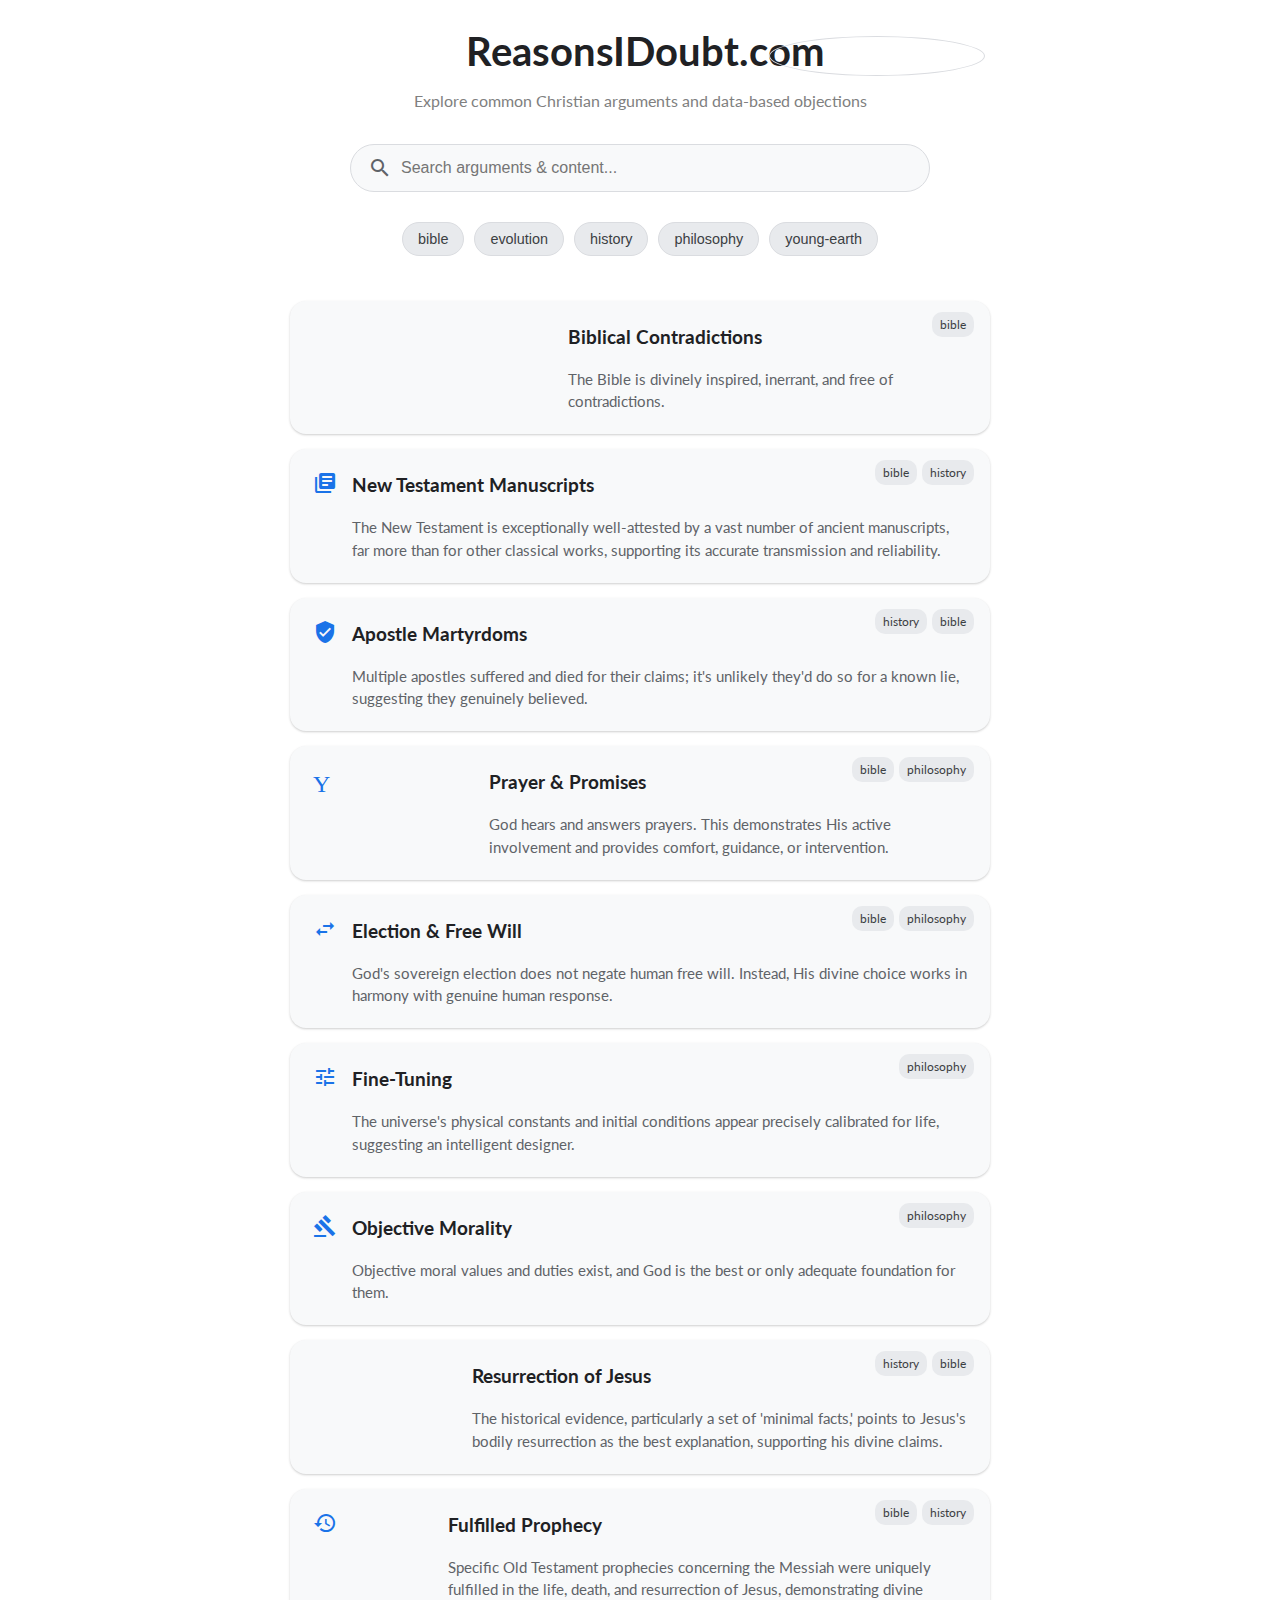
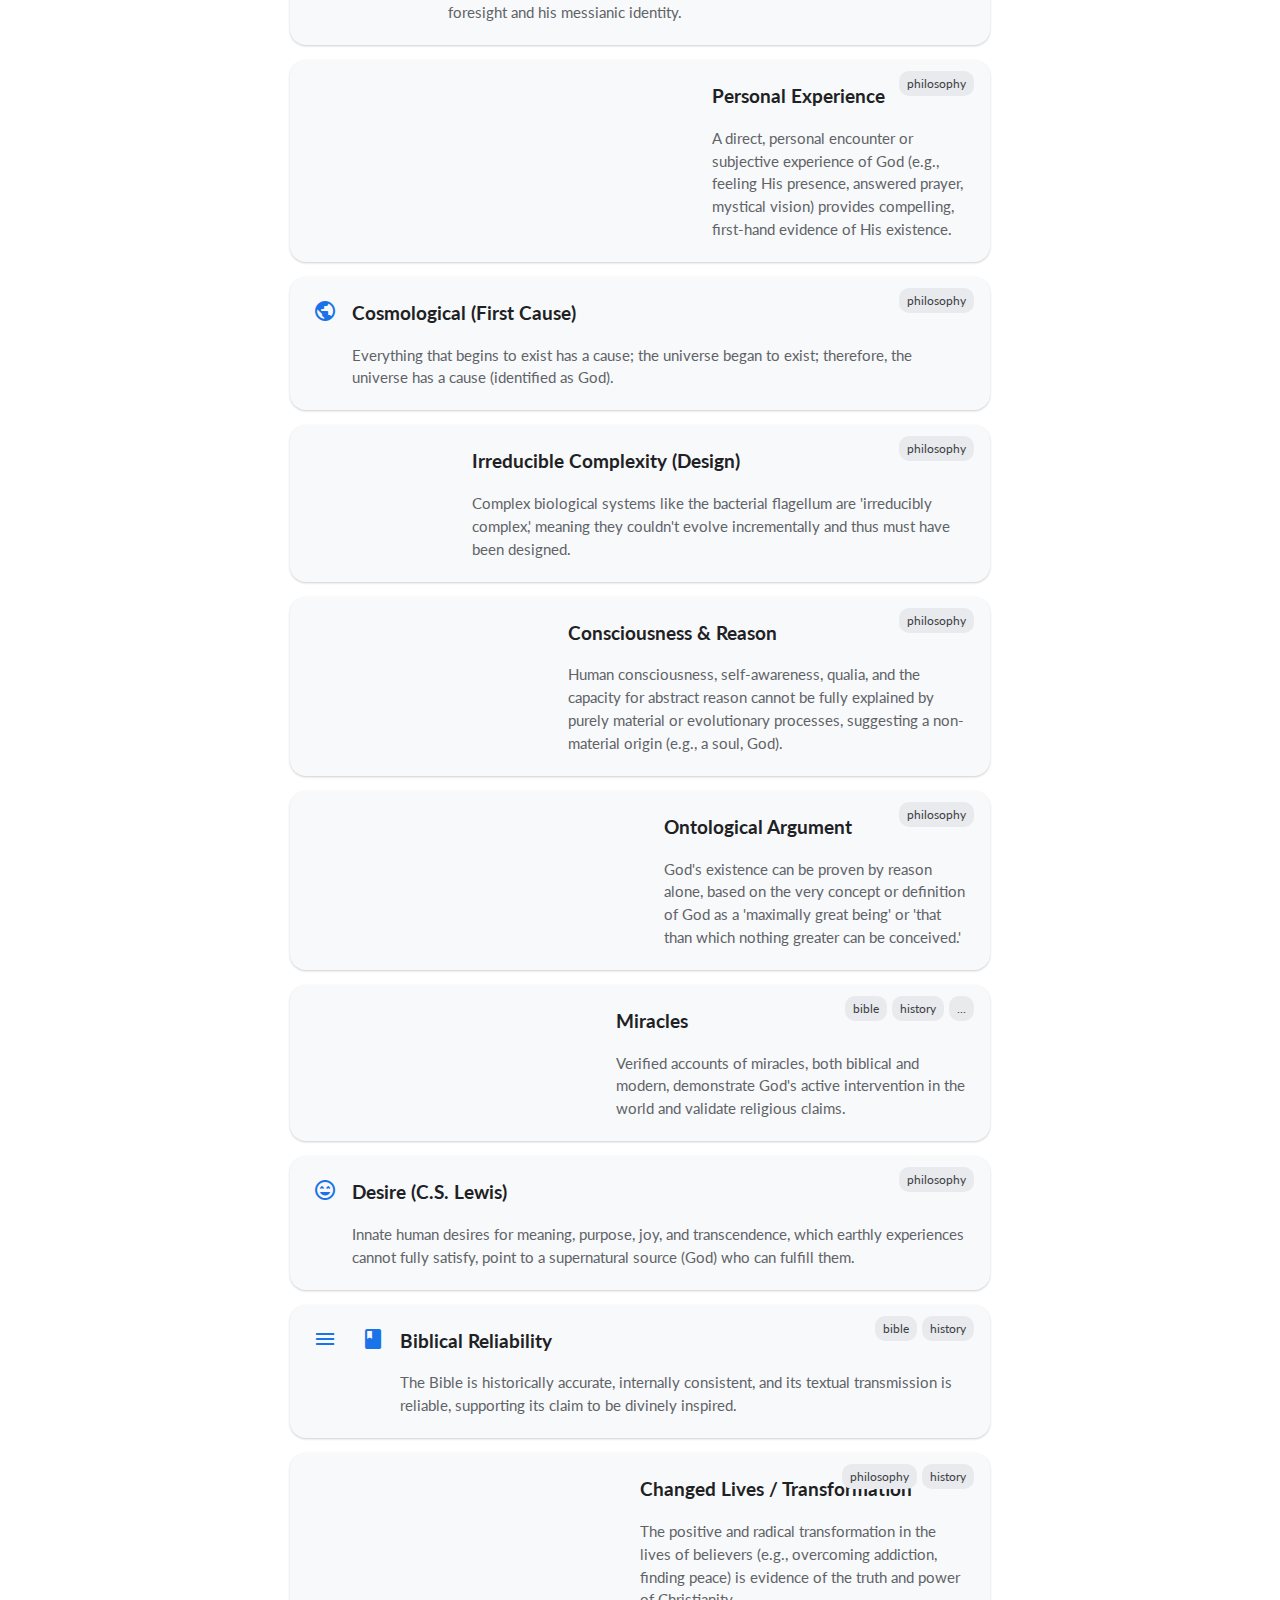
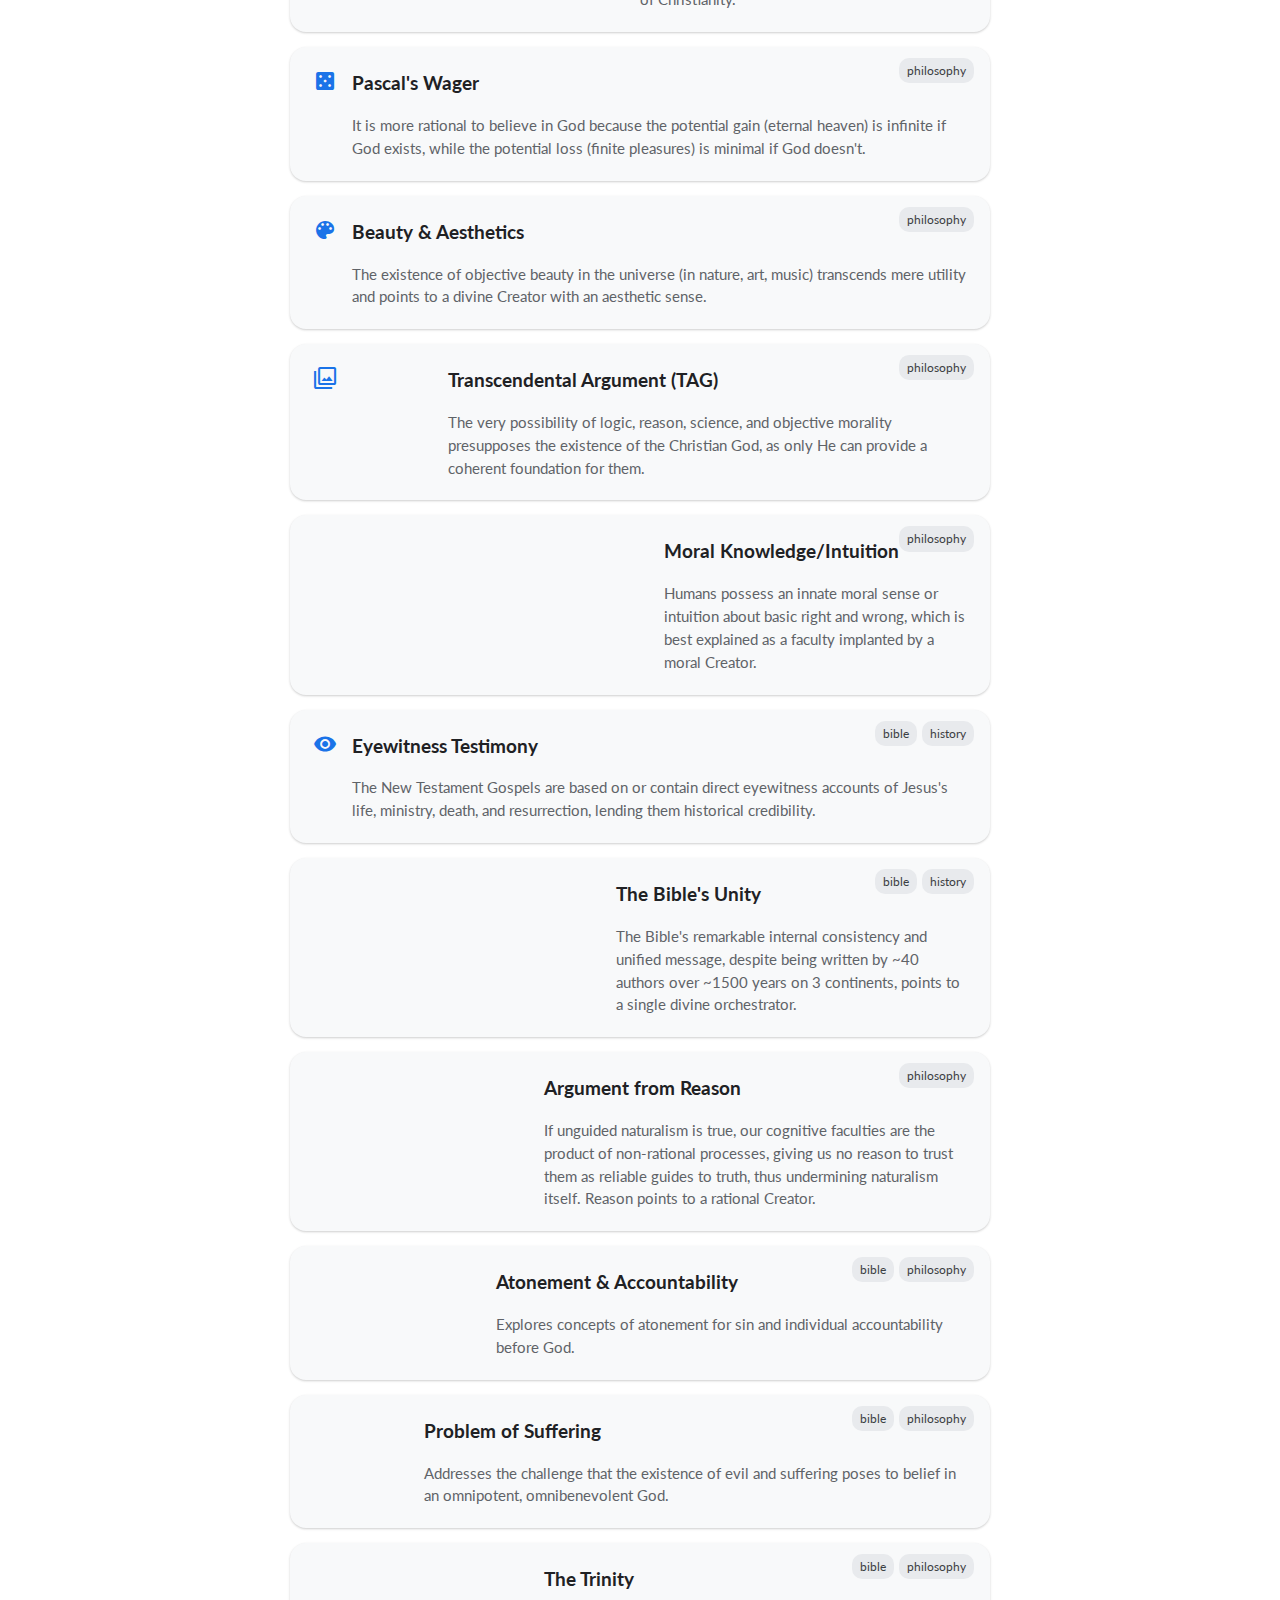
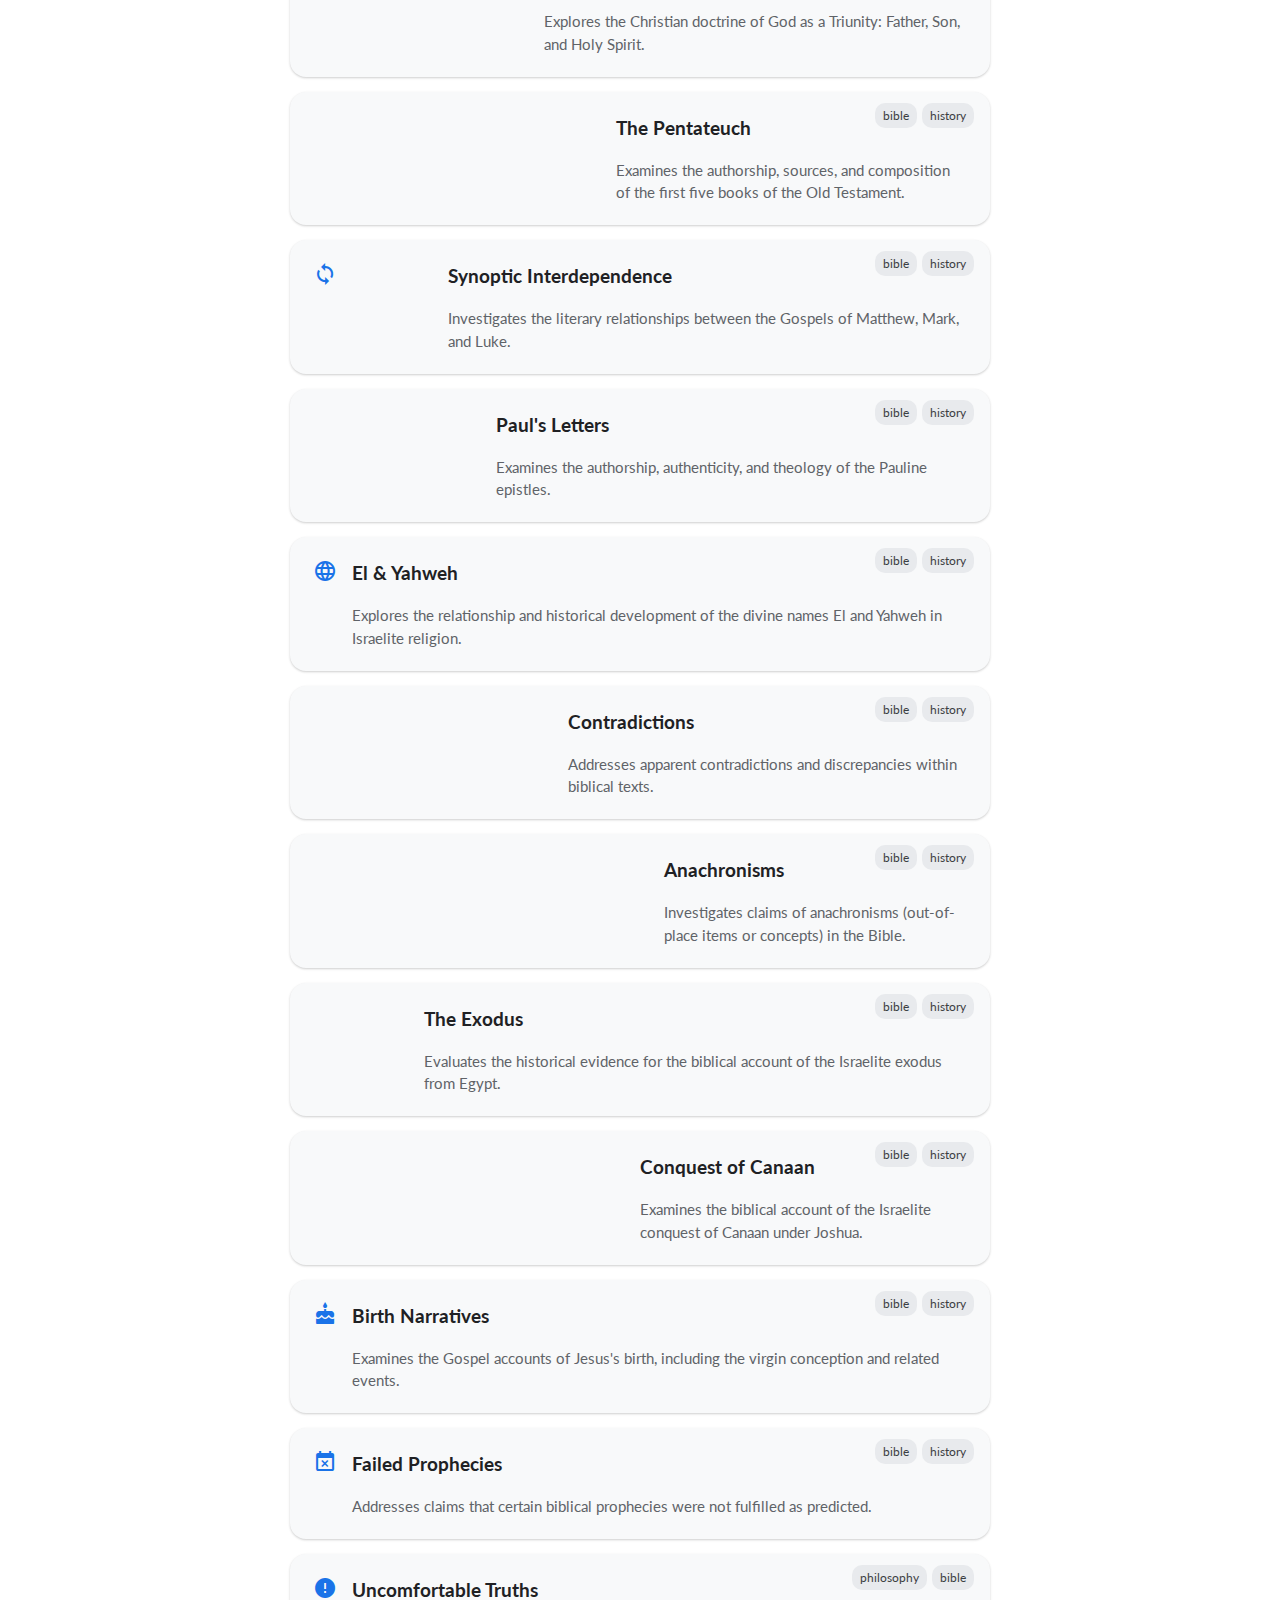
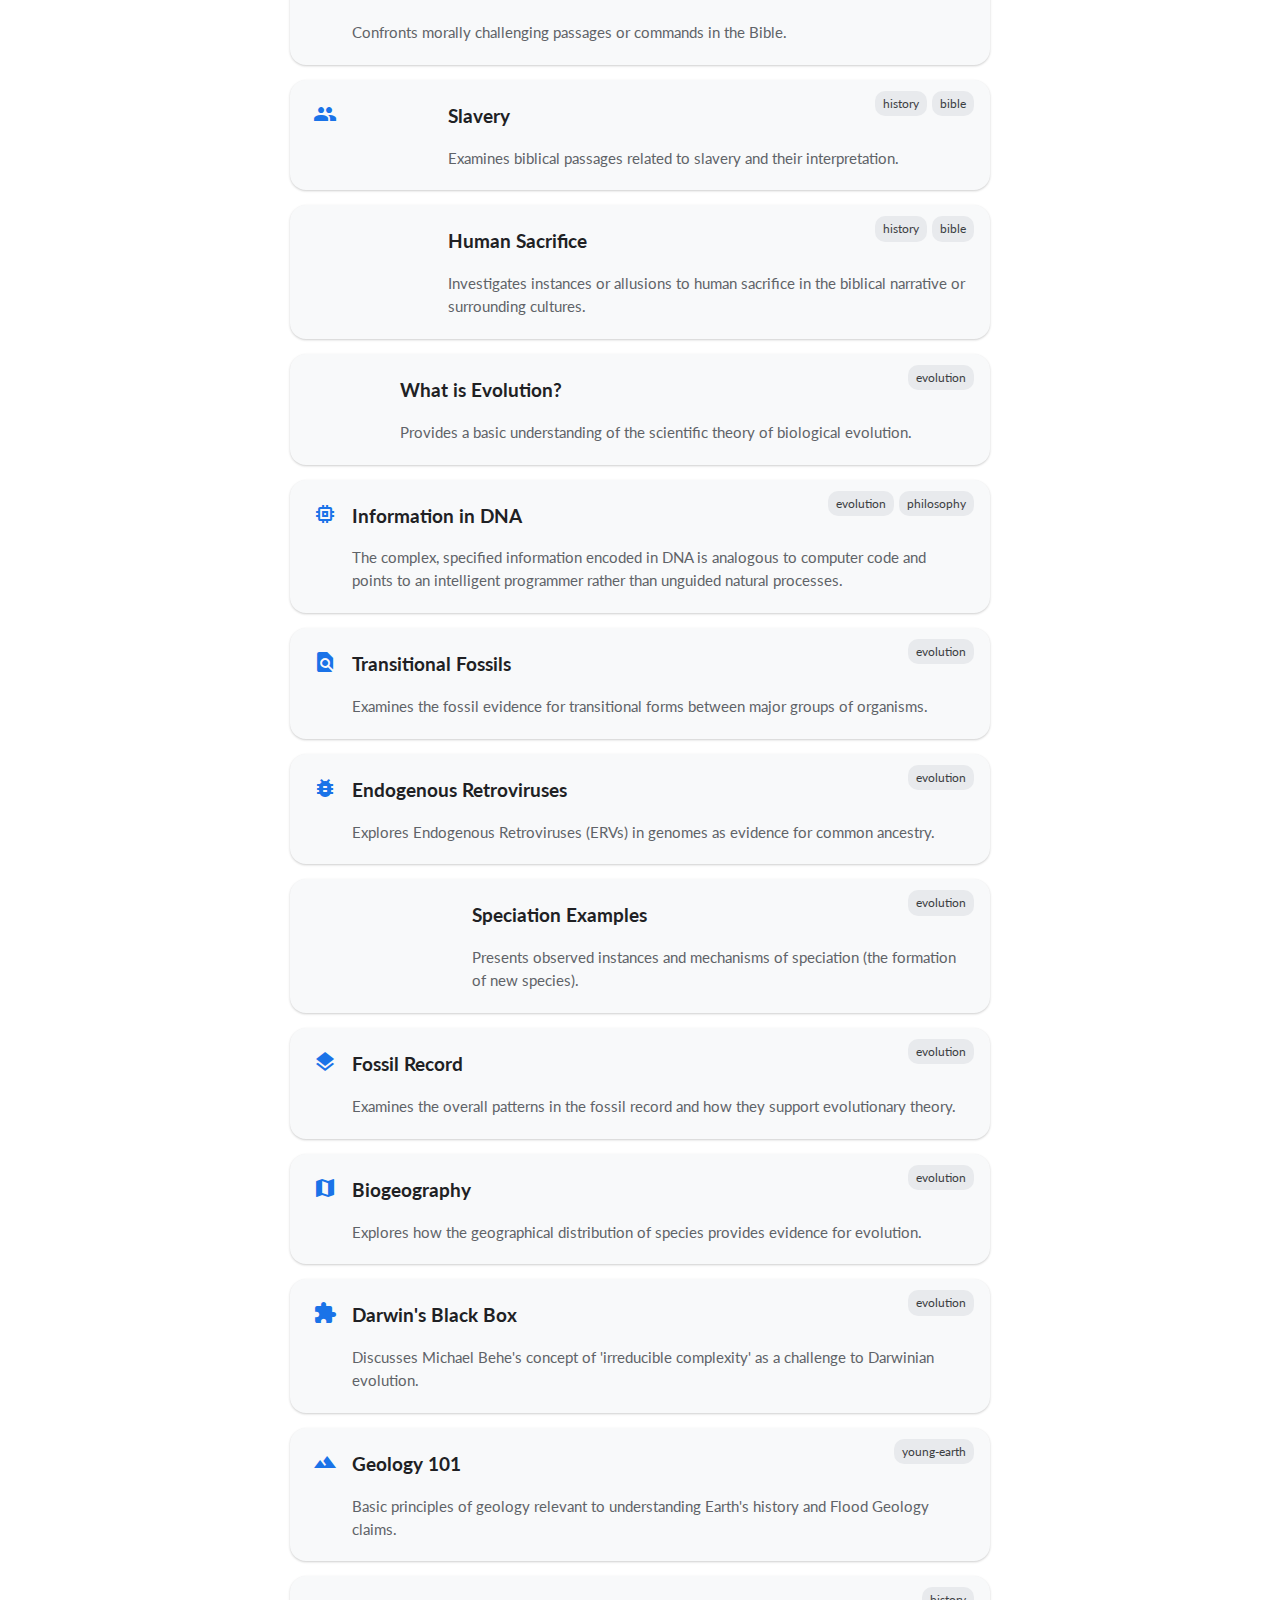
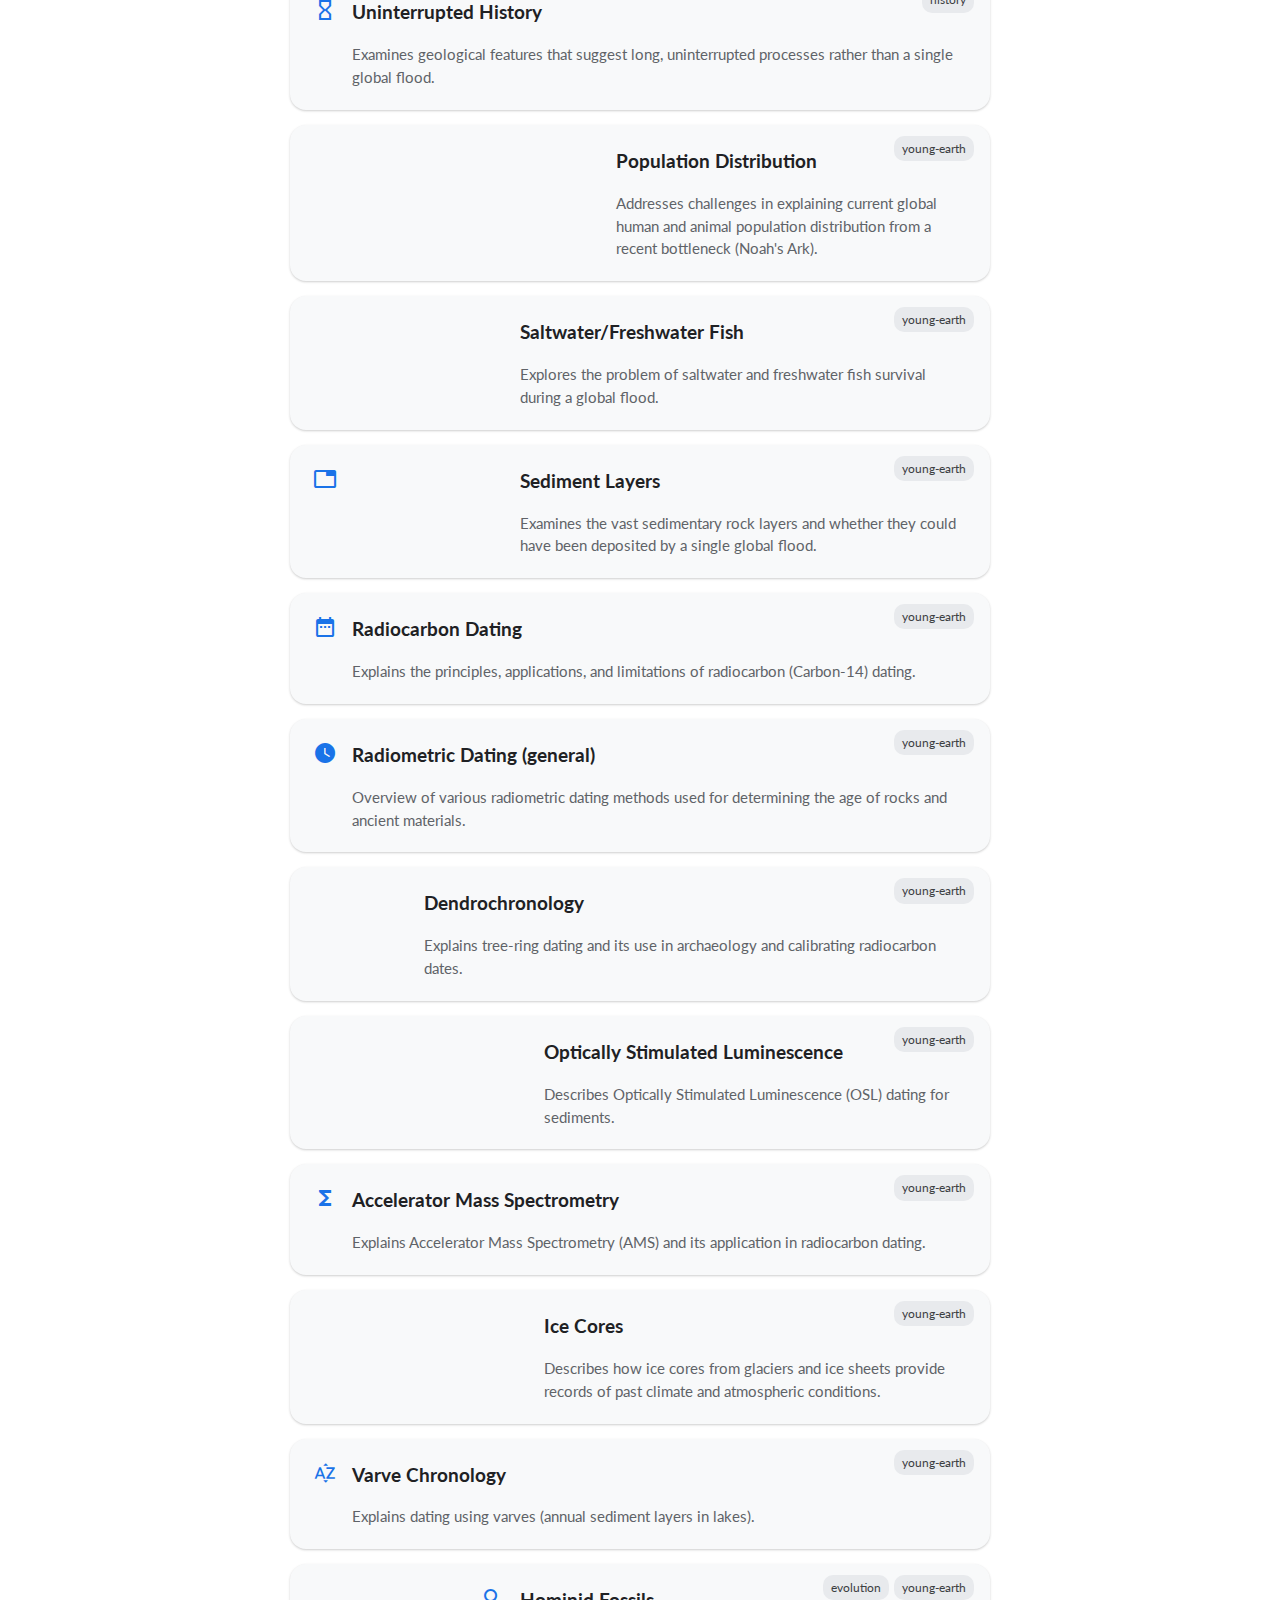
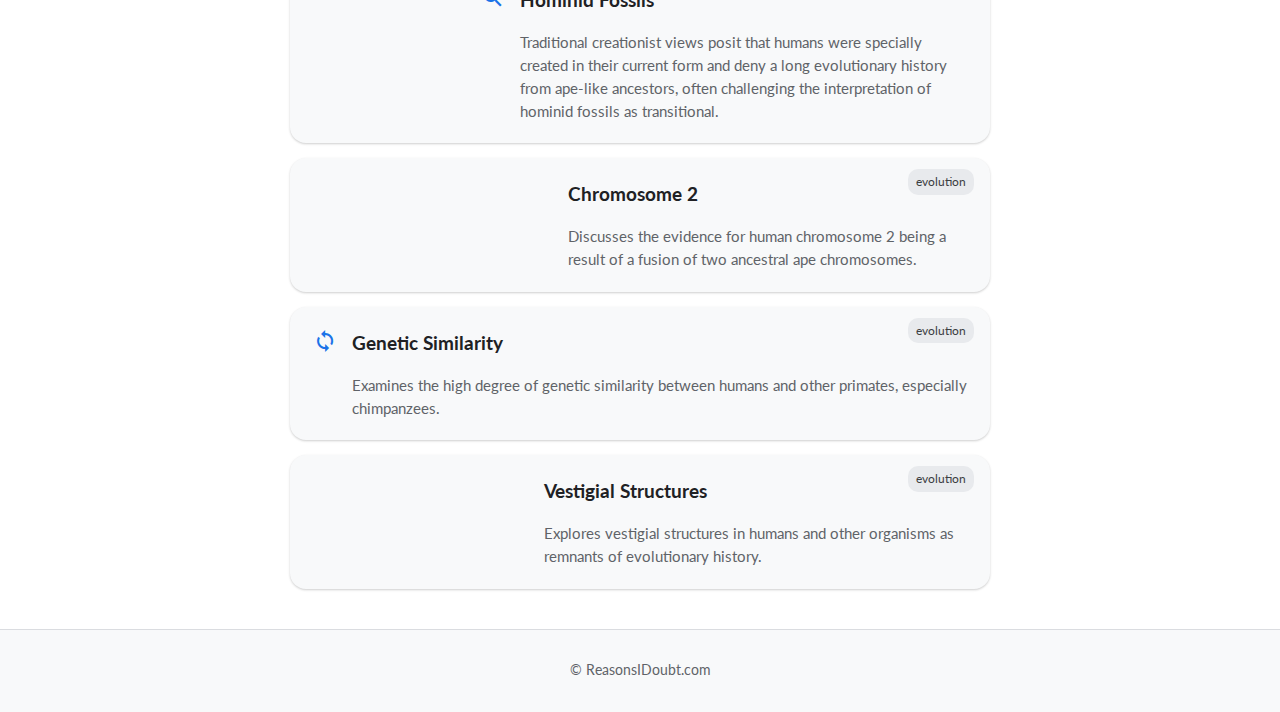
<file: index.html>
<!DOCTYPE html>
<html lang="en" data-theme="dark"> <head>
    <meta charset="UTF-8">
    <meta name="viewport" content="width=device-width, initial-scale=1.0">
    <title>Reasons I Doubt</title>
    <link rel="stylesheet" href="style.css">
    <link href="https://fonts.googleapis.com/icon?family=Material+Icons" rel="stylesheet">
</head>
<body>
    <div class="container">
        <header>
            <div class="header-inner">
              <h1><a href="index.html">ReasonsIDoubt.com</a></h1>
              <button id="themeToggleButton" class="theme-toggle-button" aria-label="Switch to light mode">
                <span class="material-icons">light_mode</span>
              </button>
            </div>
            <p class="subtitle" style="color: gray;">Explore common Christian arguments and data-based objections</p>
          </header>
          

        <main>
            <div class="search-container">
                <div class="search-wrapper">
                    <span class="material-icons search-icon">search</span>
                    <input type="text" id="searchInput" class="search-input" placeholder="Search arguments & content...">
                    <button id="clearSearchButton" class="clear-search-button" aria-label="Clear search" style="display: none;">
                        <span class="material-icons">close</span>
                    </button>
                </div>
            </div>

            <div class="tag-filter-container" id="tagFilterContainer">
                </div>

            <div class="argument-list" id="argumentList">
                </div>
        </main>
    </div>

    <footer>
        <p>© ReasonsIDoubt.com</p>
    </footer>

    <script src="content.js"></script>
    <script src="script.js"></script>
</body>
</html>
</file>
<file: style.css>
/* style.css */
@import url('https://fonts.googleapis.com/css2?family=Lato:wght@300;400;700;900&display=swap');
@import url('https://fonts.googleapis.com/icon?family=Material+Icons');

:root {
    /* Dark Theme (Default) */
    --primary-color-dark: #8ab4f8; /* Light blue for accents */
    --link-color-dark: #8ab4f8;
    --background-color-dark: #1e1e1e; /* Very dark grey, almost black */
    --card-background-color-dark: #2c2c2c; /* Dark grey */
    --text-color-dark: #e8eaed; /* Light grey for text */
    --text-secondary-color-dark: #9aa0a6; /* Medium grey for secondary text */
    --border-color-dark: #3c4043; /* Darker grey for borders */
    --tag-bg-color-dark: #3c4043;
    --tag-text-color-dark: #bdc1c6;
    --tag-active-bg-color-dark: var(--primary-color-dark);
    --tag-active-text-color-dark: var(--background-color-dark);
    --box-shadow-color-dark: rgba(0,0,0,0.3);
    --box-shadow-hover-color-dark: rgba(0,0,0,0.4);
    --header-bg-color-dark: #1e1e1e; /* For page.html header consistency */
    --button-hover-bg-dark: #353535;
    --button-hover-text-dark: var(--primary-color-dark);
    --icon-color-dark: var(--primary-color-dark);
    --search-icon-color-dark: var(--text-secondary-color-dark);
    --clear-search-hover-bg-dark: rgba(255, 255, 255, 0.1);
    --table-header-bg-dark: #3a3a3a;
    --table-row-even-bg-dark: #272727;
    --table-row-hover-bg-dark: #383838;
    --sidebar-header-bg-dark: var(--primary-color-dark);
    --sidebar-header-text-dark: #121212; /* Darker text for contrast on primary color */
    --sidebar-nav-item-hover-bg-dark: rgba(138, 180, 248, 0.1); /* Light blue transparent */
    --sidebar-nav-item-active-bg-dark: rgba(138, 180, 248, 0.15);
    --sidebar-nav-item-active-border-dark: var(--primary-color-dark);
    --sidebar-icon-color-dark: var(--primary-color-dark);
    --card-header-bg-dark: var(--primary-color-dark);
    --card-header-text-dark: #121212; /* Darker text for contrast */
    --verse-ref-color-dark: var(--primary-color-dark);
    --analysis-border-color-dark: rgba(255, 255, 255, 0.08);
    --blockquote-bg-dark: rgba(138, 180, 248, 0.05);
    --blockquote-border-dark: var(--primary-color-dark);
    --footer-bg-dark: #2c2c2c;
    --footer-text-dark: var(--text-secondary-color-dark);
    --footer-border-dark: var(--border-color-dark);


    /* Light Theme */
    --primary-color-light: #1a73e8; /* Google Blue */
    --link-color-light: #1a73e8;
    --background-color-light: #ffffff; /* White */
    --card-background-color-light: #f8f9fa; /* Very light grey */
    --text-color-light: #202124; /* Nearly black for text */
    --text-secondary-color-light: #5f6368; /* Dark grey for secondary text */
    --border-color-light: #dadce0; /* Light grey for borders */
    --tag-bg-color-light: #e8eaed;
    --tag-text-color-light: #3c4043;
    --tag-active-bg-color-light: var(--primary-color-light);
    --tag-active-text-color-light: #ffffff;
    --box-shadow-color-light: rgba(0,0,0,0.1);
    --box-shadow-hover-color-light: rgba(0,0,0,0.15);
    --header-bg-color-light: #ffffff;
    --button-hover-bg-light: #e8f0fe; /* Light blue for hover */
    --button-hover-text-light: var(--primary-color-light);
    --icon-color-light: var(--primary-color-light);
    --search-icon-color-light: var(--text-secondary-color-light);
    --clear-search-hover-bg-light: rgba(0, 0, 0, 0.05);
    --table-header-bg-light: #e8eaed;
    --table-row-even-bg-light: #f8f9fa;
    --table-row-hover-bg-light: #e8f0fe;
    --sidebar-header-bg-light: var(--primary-color-light);
    --sidebar-header-text-light: #ffffff;
    --sidebar-nav-item-hover-bg-light: rgba(26, 115, 232, 0.1); /* Primary color transparent */
    --sidebar-nav-item-active-bg-light: rgba(26, 115, 232, 0.15);
    --sidebar-nav-item-active-border-light: var(--primary-color-light);
    --sidebar-icon-color-light: var(--primary-color-light);
    --card-header-bg-light: var(--primary-color-light);
    --card-header-text-light: #ffffff;
    --verse-ref-color-light: var(--primary-color-light);
    --analysis-border-color-light: rgba(0, 0, 0, 0.12);
    --blockquote-bg-light: rgba(26, 115, 232, 0.05);
    --blockquote-border-light: var(--primary-color-light);
    --footer-bg-light: #f8f9fa;
    --footer-text-light: var(--text-secondary-color-light);
    --footer-border-light: var(--border-color-light);


    /* Default to dark theme variables */
    --primary-color: var(--primary-color-dark);
    --link-color: var(--link-color-dark);
    --background-color: var(--background-color-dark);
    --card-background-color: var(--card-background-color-dark);
    --text-color: var(--text-color-dark);
    --text-secondary-color: var(--text-secondary-color-dark);
    --border-color: var(--border-color-dark);
    --tag-bg-color: var(--tag-bg-color-dark);
    --tag-text-color: var(--tag-text-color-dark);
    --tag-active-bg-color: var(--tag-active-bg-color-dark);
    --tag-active-text-color: var(--tag-active-text-color-dark);
    --box-shadow-main: 0 1px 2px var(--box-shadow-color-dark), 0 2px 6px var(--box-shadow-color-dark);
    --box-shadow-hover-main: 0 2px 4px var(--box-shadow-hover-color-dark), 0 4px 12px var(--box-shadow-hover-color-dark);
    --current-header-bg-color: var(--header-bg-color-dark);
    --current-button-hover-bg: var(--button-hover-bg-dark);
    --current-button-hover-text: var(--button-hover-text-dark);
    --current-icon-color: var(--icon-color-dark);
    --current-search-icon-color: var(--search-icon-color-dark);
    --current-clear-search-hover-bg: var(--clear-search-hover-bg-dark);
    --current-table-header-bg: var(--table-header-bg-dark);
    --current-table-row-even-bg: var(--table-row-even-bg-dark);
    --current-table-row-hover-bg: var(--table-row-hover-bg-dark);
    --current-sidebar-header-bg: var(--sidebar-header-bg-dark);
    --current-sidebar-header-text: var(--sidebar-header-text-dark);
    --current-sidebar-nav-item-hover-bg: var(--sidebar-nav-item-hover-bg-dark);
    --current-sidebar-nav-item-active-bg: var(--sidebar-nav-item-active-bg-dark);
    --current-sidebar-nav-item-active-border: var(--sidebar-nav-item-active-border-dark);
    --current-sidebar-icon-color: var(--sidebar-icon-color-dark);
    --current-card-header-bg: var(--card-header-bg-dark);
    --current-card-header-text: var(--card-header-text-dark);
    --current-verse-ref-color: var(--verse-ref-color-dark);
    --current-analysis-border-color: var(--analysis-border-color-dark);
    --current-blockquote-bg: var(--blockquote-bg-dark);
    --current-blockquote-border: var(--blockquote-border-dark);
    --current-footer-bg: var(--footer-bg-dark);
    --current-footer-text: var(--footer-text-dark);
    --current-footer-border: var(--footer-border-dark);


    --border-radius-main: 28px;
    --border-radius-card: 16px;
    --font-family: 'Lato', 'Helvetica Neue', Arial, sans-serif;
}

html[data-theme="light"] {
    --primary-color: var(--primary-color-light);
    --link-color: var(--link-color-light);
    --background-color: var(--background-color-light);
    --card-background-color: var(--card-background-color-light);
    --text-color: var(--text-color-light);
    --text-secondary-color: var(--text-secondary-color-light);
    --border-color: var(--border-color-light);
    --tag-bg-color: var(--tag-bg-color-light);
    --tag-text-color: var(--tag-text-color-light);
    --tag-active-bg-color: var(--tag-active-bg-color-light);
    --tag-active-text-color: var(--tag-active-text-color-light);
    --box-shadow-main: 0 1px 3px var(--box-shadow-color-light), 0 1px 2px var(--box-shadow-color-light);
    --box-shadow-hover-main: 0 2px 6px var(--box-shadow-hover-color-light), 0 2px 4px var(--box-shadow-hover-color-light);
    --current-header-bg-color: var(--header-bg-color-light);
    --current-button-hover-bg: var(--button-hover-bg-light);
    --current-button-hover-text: var(--button-hover-text-light);
    --current-icon-color: var(--icon-color-light);
    --current-search-icon-color: var(--search-icon-color-light);
    --current-clear-search-hover-bg: var(--clear-search-hover-bg-light);
    --current-table-header-bg: var(--table-header-bg-light);
    --current-table-row-even-bg: var(--table-row-even-bg-light);
    --current-table-row-hover-bg: var(--table-row-hover-bg-light);
    --current-sidebar-header-bg: var(--sidebar-header-bg-light);
    --current-sidebar-header-text: var(--sidebar-header-text-light);
    --current-sidebar-nav-item-hover-bg: var(--sidebar-nav-item-hover-bg-light);
    --current-sidebar-nav-item-active-bg: var(--sidebar-nav-item-active-bg-light);
    --current-sidebar-nav-item-active-border: var(--sidebar-nav-item-active-border-light);
    --current-sidebar-icon-color: var(--sidebar-icon-color-light);
    --current-card-header-bg: var(--card-header-bg-light);
    --current-card-header-text: var(--card-header-text-light);
    --current-verse-ref-color: var(--verse-ref-color-light);
    --current-analysis-border-color: var(--analysis-border-color-light);
    --current-blockquote-bg: var(--blockquote-bg-light);
    --current-blockquote-border: var(--blockquote-border-light);
    --current-footer-bg: var(--footer-bg-light);
    --current-footer-text: var(--footer-text-light);
    --current-footer-border: var(--footer-border-light);

    /* Specific overrides for chart.js in light mode if needed */
    /* Chart.js usually adapts well if text colors are set, but explicit overrides can be added */
    --chart-grid-color: var(--border-color-light);
    --chart-ticks-color: var(--text-secondary-color-light);
    --chart-title-color: var(--text-secondary-color-light);
    --chart-tooltip-bg: var(--card-background-color-light);
    --chart-tooltip-text: var(--text-color-light);
    --chart-tooltip-border: var(--border-color-light);
}


body {
    font-family: var(--font-family);
    margin: 0;
    background-color: var(--background-color);
    color: var(--text-color);
    line-height: 1.6;
    display: flex;
    flex-direction: column;
    min-height: 100vh;
    padding-top: 40px; /* Existing padding */
    transition: background-color 0.3s ease, color 0.3s ease;
}

.container {
    width: 90%;
    max-width: 700px; /* Consider if contradictions page needs wider max-width */
    margin: 0 auto;
    padding: 0 10px;
    flex-grow: 1;
}

/* Header on index.html */
header:not(.page-title-container) { /* Target only the main index.html header */
    text-align: center;
    margin-bottom: 30px;
}

header:not(.page-title-container) h1 {
    font-size: 2.5em;
    color: var(--text-color);
    font-weight: 700;
    margin-bottom: 10px;
}

header:not(.page-title-container) h1 a {
    text-decoration: none;
    color: inherit;
}

/* Header on page.html (and potentially contradictions if it uses similar structure) */
.page-title-container {
    display: flex;
    align-items: center;
    justify-content: space-between; /* This will push title and button apart */
    margin-bottom: 30px;
    background-color: var(--current-header-bg-color); /* Themed background */
    padding: 10px; /* Add some padding */
    border-radius: var(--border-radius-card); /* Optional: match card radius */
    box-shadow: var(--box-shadow-main); /* Optional: add shadow */
}

.page-title-container h1 { /* Title in page.html header */
    font-size: 1.8em;
    color: var(--text-color);
    font-weight: 400;
    margin: 0; /* Remove default margin */
}
.page-title-container h1 a {
    text-decoration: none;
    color: inherit;
}


.back-button {
    text-decoration: none;
    color: var(--primary-color);
    background-color: transparent;
    padding: 8px 16px;
    border-radius: var(--border-radius-main);
    border: 1px solid var(--primary-color);
    transition: background-color 0.2s ease-in-out, color 0.2s ease-in-out;
    display: inline-flex;
    align-items: center;
    font-weight: 400;
    font-size: 0.9em;
}

.back-button:hover {
    background-color: var(--primary-color);
    color: var(--tag-active-text-color); /* Use variable for contrast */
}

.back-button .material-icons {
    font-size: 20px;
}

.search-container {
    margin-bottom: 25px;
    display: flex;
    justify-content: center;
}

.search-wrapper {
    position: relative;
    width: 100%;
    max-width: 580px;
    display: flex;
    align-items: center;
}

.search-icon {
    position: absolute;
    left: 18px;
    top: 50%;
    transform: translateY(-50%);
    color: var(--current-search-icon-color);
    pointer-events: none;
    font-size: 22px;
}

.search-input {
    width: 100%;
    padding: 14px 45px 14px 50px;
    background-color: var(--card-background-color);
    border: 1px solid var(--border-color);
    border-radius: var(--border-radius-main);
    font-size: 1em;
    color: var(--text-color);
    outline: none;
    transition: border-color 0.2s, box-shadow 0.2s, background-color 0.3s ease, color 0.3s ease;
    box-sizing: border-box;
}

.search-input:focus {
    border-color: var(--primary-color);
    box-shadow: 0 0 0 3px color-mix(in srgb, var(--primary-color) 30%, transparent);
}


.clear-search-button {
    position: absolute;
    right: 10px;
    top: 50%;
    transform: translateY(-50%);
    background-color: transparent;
    border: none;
    color: var(--text-secondary-color);
    cursor: pointer;
    padding: 6px;
    border-radius: 50%;
    display: flex;
    align-items: center;
    justify-content: center;
    transition: color 0.2s, background-color 0.2s;
}

.clear-search-button .material-icons {
    font-size: 20px;
}

.clear-search-button:hover {
    color: var(--text-color);
    background-color: var(--current-clear-search-hover-bg);
}

.clear-search-button:focus {
    outline: none;
    box-shadow: 0 0 0 2px var(--primary-color);
}


.tag-filter-container {
    display: flex;
    flex-wrap: wrap;
    justify-content: center;
    gap: 10px;
    overflow-x: auto;
    white-space: normal;
    padding-bottom: 15px;
    padding-top: 5px;
    margin-top: 20px;
    margin-bottom: 30px;
}

.tag-filter-container::-webkit-scrollbar {
    height: 8px;
}
.tag-filter-container::-webkit-scrollbar-track {
    background: var(--card-background-color);
    border-radius: 4px;
}
.tag-filter-container::-webkit-scrollbar-thumb {
    background: color-mix(in srgb, var(--text-secondary-color) 50%, transparent);
    border-radius: 4px;
}
.tag-filter-container::-webkit-scrollbar-thumb:hover {
    background: var(--text-secondary-color);
}

.tag-filter-button {
    background-color: var(--tag-bg-color);
    color: var(--tag-text-color);
    border: 1px solid var(--border-color);
    padding: 8px 15px;
    border-radius: var(--border-radius-main);
    cursor: pointer;
    font-size: 0.9em;
    font-weight: 500;
    transition: background-color 0.2s, color 0.2s, border-color 0.2s, transform 0.1s;
    flex-shrink: 0;
    position: relative;
}

.tag-filter-button:hover:not(.active) {
    background-color: color-mix(in srgb, var(--tag-bg-color) 80%, var(--text-color) 20%);
    color: var(--text-color);
    border-color: color-mix(in srgb, var(--border-color) 80%, var(--text-color) 20%);
    transform: translateY(-1px);
}

.tag-filter-button.active {
    background-color: var(--tag-active-bg-color);
    color: var(--tag-active-text-color);
    border-color: var(--tag-active-bg-color);
    font-weight: 500;
    transform: translateY(0);
    border-width: 1px;
    box-shadow: none;
}
@media (max-width: 768px) {
    .tag-filter-button {
        padding: 6px 12px; /* Original: 8px 15px */
        font-size: 0.8em;  /* Original: 0.9em */
    }

    .tag-filter-container {
        gap: 8px; /* Original: 10px, adjust if needed */
        /* You might also want to reduce padding-bottom if it's too much */
        /* padding-bottom: 10px; */ /* Original: 15px */
    }
}
.argument-list {
    display: grid;
    gap: 15px;
}

.argument-card {
    background-color: var(--card-background-color);
    border-radius: var(--border-radius-card);
    padding: 20px 22px;
    box-shadow: var(--box-shadow-main);
    transition: box-shadow 0.2s ease-in-out, transform 0.2s ease-in-out, background-color 0.3s ease, border-color 0.2s;
    text-decoration: none;
    color: var(--text-color);
    display: flex;
    align-items: flex-start;
    border: 1px solid transparent; /* For hover effect */
    position: relative;
}

.argument-card:hover {
    box-shadow: var(--box-shadow-hover-main);
    transform: translateY(-2px);
    background-color: color-mix(in srgb, var(--card-background-color) 90%, var(--primary-color) 10%);
    border-color: var(--primary-color);
}

.argument-card-icon {
    font-size: 24px;
    color: var(--current-icon-color);
    margin-right: 15px;
    margin-top: 1px;
}

.argument-card-content h2 {
    margin-top: 0;
    margin-bottom: 6px;
    font-size: 1.2em;
    font-weight: 700;
    color: var(--text-color);
}

.argument-card-content p {
    margin-bottom: 0;
    font-size: 0.95em;
    color: var(--text-secondary-color);
    line-height: 1.5;
}

.argument-card-tags {
    position: absolute;
    top: 10px;
    right: 15px;
    display: flex;
    gap: 5px;
}

.card-tag {
    background-color: var(--tag-bg-color);
    color: var(--tag-text-color);
    font-size: 0.75em;
    padding: 3px 8px;
    border-radius: 10px;
    font-weight: 400;
}

/* Page.html content styling adjustments */
.page-content {
    background-color: var(--card-background-color);
    padding: 25px 30px;
    border-radius: var(--border-radius-card);
    box-shadow: var(--box-shadow-main);
    margin-bottom: 30px;
    transition: background-color 0.3s ease;
}

.page-content h2#argumentTitle { /* Main argument title on page.html */
    color: var(--primary-color);
    font-size: 1.9em;
    margin-top: 0;
    margin-bottom: 20px;
    font-weight: 700;
    padding-bottom: 10px;
    line-height: 1.3;
}

.page-content h3 { /* Subheadings like "The Christian Argument" */
    color: var(--text-color);
    font-size: 1.25em;
    font-weight: 700;
    margin-top: 25px;
    margin-bottom: 10px;
}

.page-content p, .page-content ul, .page-content li {
    color: var(--text-secondary-color);
    font-size: 1em;
}
.page-content strong {
    color: var(--text-color);
    font-weight: 700;
}

.page-content ul {
    padding-left: 20px;
}

.page-content ul li {
    margin-bottom: 8px;
}

.page-content a {
    color: var(--link-color);
    text-decoration: underline;
}
.page-content a:hover {
    text-decoration: none;
    color: color-mix(in srgb, var(--link-color) 80%, var(--text-color) 20%);
}

footer {
    text-align: center;
    padding: 30px 0;
    font-size: 0.85em;
    color: var(--current-footer-text);
    margin-top: 40px;
    border-top: 1px solid var(--current-footer-border);
    background-color: var(--current-footer-bg);
    transition: background-color 0.3s ease, color 0.3s ease, border-color 0.3s ease;
}

footer p {
    margin: 0;
}

.no-results {
    text-align: center;
    color: var(--text-secondary-color);
    padding: 20px;
    font-style: italic;
    margin-bottom: 15px;
}

.clear-filters-button {
    display: block;
    margin: 10px auto 20px auto;
    padding: 10px 20px;
    background-color: var(--primary-color);
    color: var(--tag-active-text-color); /* Use variable for contrast */
    border: none;
    border-radius: var(--border-radius-main);
    font-size: 0.9em;
    font-weight: 500;
    cursor: pointer;
    transition: background-color 0.2s, transform 0.1s;
}

.clear-filters-button:hover {
    background-color: color-mix(in srgb, var(--primary-color) 80%, var(--text-color) 20%);
    transform: translateY(-1px);
}/* Table styles */
.page-content .table-responsive-wrapper {
    margin: 25px 0;
    border: 1px solid var(--border-color);
    border-radius: var(--border-radius-card);
    box-shadow: var(--box-shadow-main);
    background-color: var(--card-background-color); /* Ensures wrapper has bg */
    overflow-x: auto; /* Add this line */
}

.page-content table.comparison-table {
    width: 100%;
    border-collapse: collapse;
    font-size: 0.9em;
    
}

.page-content table.comparison-table thead tr {
    background-color: var(--current-table-header-bg);
}

.page-content table.comparison-table th {
    padding: 12px 15px;
    font-weight: 700;
    color: var(--text-color);
    text-align: left;
    border-bottom: 2px solid var(--primary-color);
    border-right: 1px solid var(--border-color);
    vertical-align: middle;
}

.page-content table.comparison-table th:last-child {
    border-right: none;
}

.page-content table.comparison-table td {
    padding: 12px 15px;
    color: var(--text-secondary-color);
    text-align: left;
    border-bottom: 1px solid var(--border-color);
    border-right: 1px solid var(--border-color);
    vertical-align: top;
    line-height: 1.5;
}

.page-content table.comparison-table td:last-child {
    border-right: none;
}

.page-content table.comparison-table td a {
    color: var(--link-color);
}

.page-content table.comparison-table tbody tr:last-child td {
    border-bottom: none;
}

.page-content table.comparison-table tbody tr:nth-of-type(even) {
    background-color: var(--current-table-row-even-bg);
}
.page-content table.comparison-table tbody tr:nth-of-type(odd) {
    background-color: var(--card-background-color); /* Explicit for odd rows */
}

.page-content table.comparison-table tbody tr:hover {
    background-color: var(--current-table-row-hover-bg);
}
.page-content table.comparison-table tbody tr:hover td {
    color: var(--text-color);
}

.page-content table.comparison-table .manuscript-status {
    display: inline-block;
    padding: 0.3em 0.7em;
    border-radius: var(--border-radius-main);
    font-size: 0.85em;
    font-weight: 500;
    line-height: 1.2;
    text-align: center;
    white-space: nowrap;
    vertical-align: middle;
    margin: 2px 0;
}

.page-content table.comparison-table .manuscript-status.fragment {
    background-color: #d9534f; /* Reddish */
    color: white;
    border: 1px solid #c9302c;
}

.page-content table.comparison-table .manuscript-status.complete {
    background-color: #5cb85c; /* Green */
    color: white;
    border: 1px solid #4cae4c;
}

.page-content table.comparison-table .manuscript-status.partial {
    background-color: #f0ad4e; /* Orange */
    color: #1e1e1e;
    border: 1px solid #eea236;
}

/* Responsive adjustments for tables on mobile */
@media (max-width: 768px) {
    .page-content table.comparison-table {
        /* Increased min-width to better accommodate wide content and ensure scroll */
    }

    .page-content table.comparison-table th,
    .page-content table.comparison-table td {
        padding: 10px 12px; /* Slightly reduce padding */
    }

    .page-content table.comparison-table .manuscript-status {
        font-size: 0.75em; /* Even smaller for status tags */
        padding: 0.2em 0.5em;
    }
}

@media (max-width: 480px) { /* For smaller phone screens */
    .page-content table.comparison-table {
        /* Adjusted for very small screens, but still ensuring scroll */
        min-width: 650px; 
        font-size: 0.8em; /* Further reduce font size */
    }

    .page-content table.comparison-table th,
    .page-content table.comparison-table td {
        padding: 8px 10px; /* Further reduce padding */
    }
}

/* Content sections within page.html */
.page-content .content-section { /* General content section styling */
    margin-bottom: 2rem;
    /* background, padding, etc. are handled by .page-content or specific contradiction styles */
}
/* For contradictions page, specific styling is below */


.page-content .content-section h2:not(#argumentTitle) { /* Titles within page content, e.g., "Earliest Gospel Manuscripts" */
    font-size: 1.5em;
    color: var(--primary-color);
    margin-top: 1.5rem;
    margin-bottom: 1rem;
    padding-bottom: 0.5rem;
    border-bottom: 1px solid var(--border-color);
    font-weight: 700;
}

.page-content .content-section h3:not(#counterTitle):not(#christianArgumentSection h3) { /* e.g., "Gospels" under Textual Variants */
    font-size: 1.2em;
    color: var(--text-color);
    font-weight: 700;
    margin-top: 1.5rem;
    margin-bottom: 0.75rem;
}
/* Styles for .evidence-item (blockquote style) */
.page-content .evidence-item {
    background: var(--current-blockquote-bg);
    border-left: 3px solid var(--current-blockquote-border);
    padding: 1rem 1.5rem;
    margin-bottom: 1rem;
    border-radius: 0 var(--border-radius-card) var(--border-radius-card) 0;
}

.page-content .evidence-item h4,
.page-content .evidence-item h5 { /* For sub-subheadings within evidence items */
    color: var(--primary-color);
    margin-top: 0;
    margin-bottom: 0.5rem;
    font-size: 1.1em;
}


/* Pauline Letters Page Specific Styles */
.page-content .pauline-intro,
.page-content .pauline-conclusion {
    margin-bottom: 2rem;
    font-size: 1em;
    line-height: 1.7;
}
.page-content .pauline-intro p,
.page-content .pauline-conclusion p {
    margin-bottom: 1em;
}
.page-content .pauline-conclusion ul {
    margin-top: 0.5em;
}

.page-content .letter-category-section {
    margin-top: 3rem;
    margin-bottom: 1.5rem;
    padding-bottom: 0.5rem;
    border-bottom: 2px solid var(--primary-color);
}

.page-content .letter-category-title {
    font-size: 1.7em;
    color: var(--text-color);
    font-weight: 700;
    margin-bottom: 0.5rem;
}

.page-content .letter-category-description {
    font-size: 0.95em;
    color: var(--text-secondary-color);
    margin-bottom: 0;
    font-style: italic;
}

.page-content .letter-entry-section {
    background-color: var(--card-background-color);
    padding: 20px 25px;
    border-radius: var(--border-radius-card);
    box-shadow: var(--box-shadow-main);
    margin-bottom: 2.5rem;
    border-left: 4px solid var(--border-color);
    transition: border-left-color 0.3s ease;
}
.page-content .letter-entry-section:hover {
    border-left-color: var(--primary-color);
}

.page-content .letter-entry-title {
    font-size: 1.5em;
    color: var(--primary-color);
    font-weight: 700;
    margin-top: 0;
    margin-bottom: 0.25rem;
}

.page-content .letter-status-inline {
    display: inline-block;
    padding: 0.2em 0.6em;
    border-radius: 10px;
    font-size: 0.7em;
    font-weight: 700;
    line-height: 1;
    text-align: center;
    white-space: nowrap;
    vertical-align: middle;
    margin-left: 10px;
    position: relative;
    top: -2px;
    color: white; /* Default, overridden by specific status */
}

.page-content .letter-status-inline.authentic {
    background-color: #5cb85c; /* Green */
}

.page-content .letter-status-inline.disputed {
    background-color: #f0ad4e; /* Orange */
    color: #1e1e1e;
}

.page-content .letter-status-inline.pseudonymous {
    background-color: #d9534f; /* Red */
}

.page-content .letter-entry-date {
    font-size: 0.9em;
    color: var(--text-secondary-color);
    margin-bottom: 1rem;
    font-style: italic;
}

.page-content .letter-entry-key-facts {
    margin-bottom: 1.2rem;
    padding-bottom: 1rem;
    border-bottom: 1px solid var(--border-color);
}

.page-content .letter-entry-key-facts p {
    font-size: 0.95em;
    color: var(--text-secondary-color);
    margin-bottom: 0.4rem;
    line-height: 1.4;
}
.page-content .letter-entry-key-facts p strong {
    color: var(--text-color);
    font-weight: 700;
    margin-right: 5px;
}

.page-content .letter-entry-summary {
    font-size: 1em;
    color: var(--text-secondary-color);
    margin-bottom: 1.5rem;
    line-height: 1.7;
}

.page-content .letter-entry-evidence h4 {
    font-size: 1.1em;
    color: var(--text-color);
    font-weight: 700;
    margin-top: 1.5rem;
    margin-bottom: 0.75rem;
    padding-bottom: 0.3rem;
    border-bottom: 1px dashed var(--border-color);
}
.page-content .letter-entry-evidence h4:first-child {
    margin-top: 0;
}

.page-content .letter-entry-evidence ul {
    list-style-type: disc;
    padding-left: 20px;
    margin-bottom: 1rem;
}

.page-content .letter-entry-evidence li {
    font-size: 0.95em;
    color: var(--text-secondary-color);
    margin-bottom: 0.5rem;
    line-height: 1.6;
}

/* Styles for Contradictions Page (from contradictions.html, adapted) */
/* This assumes the HTML structure from newContradictionsEntry is injected */
.contradictions-container .search-container { /* Scoped search for contradictions page */
    position: relative;
    margin-bottom: 2rem;
}

.contradictions-container #contradiction-search { /* Specific ID for contradictions search */
    width: 100%;
    padding: 1rem 1.5rem 1rem 3rem; /* Left padding for icon */
    font-size: 1.1rem;
    border: 1px solid var(--border-color);
    border-radius: var(--border-radius-main); /* Use main radius */
    box-shadow: var(--box-shadow-main);
    transition: var(--transition);
    background-color: var(--card-background-color); /* Themed */
    color: var(--text-color); /* Themed */
}

.contradictions-container #contradiction-search:focus {
    outline: none;
    border-color: var(--primary-color);
    box-shadow: 0 0 0 3px color-mix(in srgb, var(--primary-color) 30%, transparent);
}

.contradictions-container .search-icon { /* Scoped search icon */
    position: absolute;
    left: 1.2rem; /* Adjusted */
    top: 50%;
    transform: translateY(-50%);
    color: var(--text-secondary-color);
    font-size: 1.1rem;
}


.contradictions-container .two-column-layout {
    display: flex;
    gap: 30px;
    align-items: flex-start;
}

.contradictions-container .main-column {
    flex: 1;
}

.contradictions-container .sidebar {
    width: 300px; /* Or make it responsive */
    background-color: var(--card-background-color); /* Themed */
    border-radius: var(--border-radius-card); /* Use card radius */
    box-shadow: var(--box-shadow-main);
    position: sticky;
    top: 100px; /* Adjust based on your fixed header height, if any */
    max-height: calc(100vh - 120px); /* Adjust */
    overflow-y: auto;
    padding-bottom: 10px; /* Space at bottom of sidebar */
    border: 1px solid var(--border-color);
}

.contradictions-container .sidebar-header {
    background-color: var(--current-sidebar-header-bg); /* Themed */
    color: var(--current-sidebar-header-text); /* Themed */
    padding: 15px;
    border-top-left-radius: var(--border-radius-card); /* Match parent */
    border-top-right-radius: var(--border-radius-card); /* Match parent */
    border-bottom: 1px solid var(--border-color);
    display: flex;
    align-items: center;
    gap: 10px;
}

.contradictions-container .sidebar-header h3 {
    margin: 0;
    font-size: 1.3rem;
    color: inherit; /* Inherit from parent */
}
.contradictions-container .sidebar-header i {
    color: inherit; /* Inherit from parent */
}


.contradictions-container .sidebar-nav {
    padding: 10px 0;
}

.contradictions-container .sidebar-nav-item {
    display: flex;
    align-items: center;
    padding: 12px 20px;
    text-decoration: none;
    color: var(--text-color); /* Themed */
    transition: all 0.2s;
    gap: 12px;
    border-left: 4px solid transparent; /* For active state */
}

.contradictions-container .sidebar-nav-item:hover {
    background-color: var(--current-sidebar-nav-item-hover-bg); /* Themed */
    color: var(--primary-color);
}
.contradictions-container .sidebar-nav-item:hover i {
    color: var(--primary-color);
}


.contradictions-container .sidebar-nav-item.active {
    background-color: var(--current-sidebar-nav-item-active-bg); /* Themed */
    border-left-color: var(--current-sidebar-nav-item-active-border); /* Themed */
    padding-left: 16px; /* Indent slightly */
    color: var(--primary-color); /* Highlight active link text */
    font-weight: 600;
}
.contradictions-container .sidebar-nav-item.active i {
     color: var(--primary-color);
}


.contradictions-container .sidebar-nav-item i {
    font-size: 1.1rem;
    width: 22px;
    text-align: center;
    color: var(--current-sidebar-icon-color); /* Themed */
    transition: color 0.2s;
}

.contradictions-container .content-section { /* Scoped for contradictions page */
    margin-bottom: 3rem;
    background: transparent; /* Let page-content handle background */
    border-radius: 0; /* No individual radius if inside .page-content */
    padding: 0; /* No individual padding if inside .page-content */
    box-shadow: none; /* No individual shadow if inside .page-content */
    scroll-margin-top: 100px; /* Adjust for sticky header */
}

.contradictions-container .content-section:last-child {
    margin-bottom: 0;
}

.contradictions-container .content-section h2 { /* Scoped for contradictions page */
    font-size: 1.8rem;
    margin-bottom: 1.5rem;
    color: var(--primary-color);
    border-bottom: 2px solid var(--primary-color); /* Use primary for emphasis */
    padding-bottom: 0.5rem;
    display: flex;
    align-items: center;
    gap: 10px;
}
.contradictions-container .content-section h2 i {
    font-size: 1.5rem;
    color: var(--primary-color); /* Ensure icon matches text */
}


.contradictions-container .contradiction-cards {
    display: flex;
    flex-direction: column;
    gap: 1.5rem;
}

.contradictions-container .card {
    background-color: var(--card-background-color); /* Themed */
    border-radius: var(--border-radius-card);
    overflow: hidden;
    box-shadow: var(--box-shadow-main);
    transition: var(--transition);
    display: flex;
    flex-direction: column;
    border: 1px solid var(--border-color);
}

.contradictions-container .card:hover {
    transform: translateY(-5px);
    box-shadow: var(--box-shadow-hover-main);
    border-color: var(--primary-color);
}

.contradictions-container .card-header {
    background-color: var(--current-card-header-bg); /* Themed */
    color: var(--current-card-header-text); /* Themed */
    padding: 1.2rem;
    position: relative;
    border-bottom: 1px solid var(--border-color);
}

.contradictions-container .card-category { /* This was in contradictions.html, might not be used by new data */
    position: absolute;
    top: 1rem;
    right: 1rem;
    background-color: color-mix(in srgb, var(--current-card-header-text) 20%, transparent);
    padding: 0.3rem 0.8rem;
    border-radius: 50px;
    font-size: 0.8rem;
    font-weight: 500;
    color: var(--current-card-header-text);
}

.contradictions-container .card-title {
    font-size: 1.2rem;
    font-weight: 700;
    margin-bottom: 0.5rem;
    padding-right: 80px; /* If .card-category is used */
    color: inherit; /* Inherit from .card-header */
}

.contradictions-container .card-description { /* This was in contradictions.html, might not be used */
    font-size: 0.9rem;
    opacity: 0.9;
    color: inherit; /* Inherit from .card-header */
}

.contradictions-container .card-body {
    padding: 1.2rem;
    flex-grow: 1;
    display: flex;
    flex-direction: column;
}

.contradictions-container .evidence-item { /* Scoped and themed */
    margin-bottom: 1.5rem;
    background: var(--current-blockquote-bg);
    border-left: 3px solid var(--current-blockquote-border);
    padding: 1.2rem;
    border-radius: 0 var(--border-radius-card) var(--border-radius-card) 0;
}
.contradictions-container .evidence-item:last-of-type {
     margin-bottom: 1rem;
}

.contradictions-container .verse {
    margin-bottom: 1rem;
}
.contradictions-container .verse:last-child {
    margin-bottom: 0;
}

.contradictions-container .verse-reference {
    font-weight: 600;
    font-size: 0.85rem;
    color: var(--current-verse-ref-color); /* Themed */
    margin-bottom: 0.5rem;
}

.contradictions-container .verse-text {
    font-size: 0.95rem;
    line-height: 1.5;
    margin-bottom: 0.8rem;
    color: var(--text-secondary-color); /* Themed */
}

.contradictions-container .analysis {
    font-size: 0.9rem;
    color: var(--text-secondary-color); /* Themed */
    line-height: 1.6;
    margin-top: auto; /* Pushes to bottom if card body is flex */
    padding-top: 1rem;
    border-top: 1px solid var(--current-analysis-border-color); /* Themed */
}

.contradictions-container .footnote { /* Scoped */
    opacity: 0.7;
    font-size: 0.9rem;
    max-width: 600px;
    margin: 2rem auto 0;
    text-align: center;
    color: var(--text-secondary-color);
}

/* Theme Toggle Button */
.theme-toggle-button {
    background: none;
    border: 1px solid var(--border-color);
    color: var(--text-secondary-color);
    padding: 8px;
    border-radius: 50%;
    cursor: pointer;
    display: flex;
    align-items: center;
    justify-content: center;
    transition: color 0.2s, background-color 0.2s, border-color 0.2s;
}

.theme-toggle-button:hover {
    color: var(--primary-color);
    background-color: var(--current-button-hover-bg);
    border-color: var(--primary-color);
}

.theme-toggle-button .material-icons {
    font-size: 22px;
}


/* Responsive adjustments for contradictions page if needed */
@media (max-width: 992px) {
    .contradictions-container .two-column-layout {
        flex-direction: column;
    }
    .contradictions-container .sidebar {
        width: 100%;
        position: relative; /* Changed from sticky for stacked layout */
        top: 0;
        margin-bottom: 30px;
        max-height: none; /* Allow full height */
        overflow-y: visible; /* Allow content to flow */
    }
}

/* Chart.js specific theme overrides */
/* These are fallback if JS doesn't pick up CSS vars correctly, or for fine-tuning */
.chart-container-wrapper {
    margin: 20px 0;
    padding: 20px;
    background-color: var(--card-background-color) !important; /* Ensure this applies */
    border-radius: var(--border-radius-card);
    box-shadow: var(--box-shadow-main);
}

.chart-container-wrapper h4 {
    text-align: center;
    color: var(--text-color) !important; /* Ensure this applies */
    margin-top:0;
    margin-bottom: 15px;
    font-size: 1.1em;
}
.chart-container-wrapper p {
    text-align: right;
    font-size: 0.8rem;
    color: var(--text-secondary-color) !important; /* Ensure this applies */
    margin-top: 10px;
}
.chart-container-wrapper details summary {
    cursor: pointer;
    color: var(--primary-color) !important; /* Ensure this applies */
    font-weight: 500;
}
.chart-container-wrapper details ul {
    list-style-type: none;
    padding-left: 0;
    margin-top: 10px;
    color: var(--text-secondary-color) !important; /* Ensure this applies */
}


/* Ensure Material Icons are available */
.material-icons {
  font-family: 'Material Icons';
  font-weight: normal;
  font-style: normal;
  font-size: 24px;  /* Preferred icon size */
  display: inline-block;
  line-height: 1;
  text-transform: none;
  letter-spacing: normal;
  word-wrap: normal;
  white-space: nowrap;
  direction: ltr;

  /* Support for all WebKit browsers. */
  -webkit-font-smoothing: antialiased;
  /* Support for Safari and Chrome. */
  text-rendering: optimizeLegibility;

  /* Support for Firefox. */
  -moz-osx-font-smoothing: grayscale;

  /* Support for IE. */
  font-feature-settings: 'liga';
}
.header-inner {
    position: relative;
    display: flex;
    align-items: center;
    justify-content: center; /* centers flex-items, but we’ll override for the button */
    width: 97%;
    padding: 1rem; /* or whatever vertical padding you prefer */
  }
  
  .header-inner h1 {
    position: absolute;
    left: 50%;
    transform: translateX(-50%);
    margin: 0;
  }
  
  .header-inner .theme-toggle-button {
    position: absolute;
    right: 1rem;            /* distance from the right edge */
    top: 50%;
    transform: translateY(-50%);
    background: none;
    cursor: pointer;
  }
  html[data-theme="light"] .contradictions-container .card-header .card-title {
    color: #ffffff !important;
  }
/* Apostle Card Specific Styling */
/* Ensure this is placed after your existing :root and general styles in style.css */

/* Main apostle card container - already styled by .page-content .apostle-card */
/* but we can ensure some defaults if they are part of page-content */
.page-content .apostle-card {
    background-color: var(--card-background-color);
    border-radius: var(--border-radius-card);
    margin-bottom: 2rem; /* Consistent spacing between cards */
    box-shadow: var(--box-shadow-main);
    border: 1px solid var(--border-color);
    overflow: hidden; /* Ensures child elements don't break the border radius */
}

.page-content .apostle-header {
    padding: 1.5rem;
    /* Using a slightly desaturated version of primary for a softer header, or a gradient */
    background: linear-gradient(135deg, var(--primary-color), color-mix(in srgb, var(--primary-color) 70%, var(--background-color)));
    color: var(--tag-active-text-color); /* Ensure text is readable on the gradient */
    position: relative;
    border-bottom: 1px solid var(--border-color);
}

.page-content .apostle-title {
    font-size: 1.6em; /* Slightly larger title */
    font-weight: 700;
    margin-top: 0;
    margin-bottom: 0.3rem;
    color: inherit; /* Inherits from .apostle-header */
}

.page-content .apostle-date {
    font-size: 0.9em;
    opacity: 0.85;
    margin-bottom: 0;
    color: inherit; /* Inherits from .apostle-header */
}

.page-content .evidence-status-large {
    position: absolute;
    top: 1rem;
    right: 1rem;
    font-size: 0.85em;
    padding: 0.4rem 0.8rem;
    border-radius: var(--border-radius-main);
    font-weight: 600;
    color: #fff; /* White text for all statuses for consistency */
    text-shadow: 1px 1px 2px rgba(0,0,0,0.2);
}

.page-content .evidence-status-large.strong {
    background-color: #5cb85c; /* Green */
    border: 1px solid #4cae4c;
}

.page-content .evidence-status-large.moderate {
    background-color: #f0ad4e; /* Orange */
    border: 1px solid #eea236;
    color: #1e1e1e; /* Darker text for better contrast on orange */
}

.page-content .evidence-status-large.weak {
    background-color: #d9534f; /* Red */
    border: 1px solid #c9302c;
}

.page-content .apostle-body {
    padding: 1.5rem;
}

.page-content .apostle-body > p:first-of-type { /* The main descriptive paragraph */
    font-size: 1em;
    color: var(--text-secondary-color);
    margin-bottom: 1.5rem;
    line-height: 1.7;
}

/* Styles for the Apostle Search Bar */
.page-content .apostle-search-container {
    margin-bottom: 2rem;
    display: flex;
    justify-content: center;
}

.page-content .apostle-search-wrapper {
    position: relative;
    width: 100%;
    max-width: 500px; /* Adjust as needed */
}

.page-content #apostle-search-input {
    width: 100%;
    padding: 0.8rem 1rem 0.8rem 2.5rem; /* Padding for icon */
    font-size: 1em;
    border: 1px solid var(--border-color);
    border-radius: var(--border-radius-main);
    background-color: var(--card-background-color);
    color: var(--text-color);
    box-sizing: border-box;
    transition: border-color 0.2s, box-shadow 0.2s;
}

.page-content #apostle-search-input:focus {
    outline: none;
    border-color: var(--primary-color);
    box-shadow: 0 0 0 2px color-mix(in srgb, var(--primary-color) 20%, transparent);
}

.page-content .apostle-search-icon {
    position: absolute;
    left: 0.8rem;
    top: 50%;
    transform: translateY(-50%);
    color: var(--text-secondary-color);
    font-size: 1.2em; /* Adjust icon size */
    pointer-events: none; /* So it doesn't interfere with input focus */
}


.page-content .evidence-grid {
    display: grid;
    grid-template-columns: 1fr; /* Default to 1 column for mobile */
    gap: 1.5rem;
    margin-top: 1.5rem;
}

/* Two columns for wider screens */
@media (min-width: 768px) {
    .page-content .evidence-grid {
        grid-template-columns: 1fr 1fr;
    }
}

.page-content .evidence-for,
.page-content .evidence-against {
    background-color: color-mix(in srgb, var(--card-background-color) 50%, var(--background-color) 50%);
    padding: 1.2rem;
    border-radius: calc(var(--border-radius-card) - 5px);
    box-shadow: inset 0 1px 3px rgba(0,0,0,0.05); /* Subtle inner shadow */
}

.page-content .evidence-for {
    border-top: 3px solid #5cb85c; /* Green accent */
}

.page-content .evidence-against {
    border-top: 3px solid #d9534f; /* Red accent */
}

.page-content .evidence-heading {
    display: flex;
    align-items: center;
    margin-bottom: 1rem;
    font-size: 1.1em;
    font-weight: 700;
}

.page-content .evidence-heading i.fas { /* Font Awesome icons */
    margin-right: 0.75rem;
    font-size: 1.2em; /* Slightly larger icon */
}

.page-content .evidence-for .evidence-heading {
    color: #5cb85c; /* Green */
}
.page-content .evidence-for .evidence-heading i.fas {
    color: #5cb85c;
}

.page-content .evidence-against .evidence-heading {
    color: #d9534f; /* Red */
}
.page-content .evidence-against .evidence-heading i.fas {
    color: #d9534f;
}

.page-content .evidence-for ul,
.page-content .evidence-against ul {
    list-style-type: none; /* Remove default bullets */
    padding-left: 0;
    margin-bottom: 0;
}

.page-content .evidence-for li,
.page-content .evidence-against li {
    font-size: 0.95em;
    color: var(--text-secondary-color);
    margin-bottom: 0.75rem;
    line-height: 1.6;
    padding-left: 1.5em; /* Space for custom bullet */
    position: relative;
}

/* Custom bullets for lists */
.page-content .evidence-for li::before {
    content: '\2022'; /* Unicode bullet */
    color: #5cb85c; /* Green bullet */
    font-weight: bold;
    display: inline-block;
    width: 1em;
    position: absolute;
    left: 0.25em;

}

.page-content .evidence-against li::before {
    content: '\2022'; /* Unicode bullet */
    color: #d9534f; /* Red bullet */
    font-weight: bold;
    display: inline-block;
    width: 1em;
    position: absolute;
    left: 0.25em;
}

.page-content .evidence-for li a,
.page-content .evidence-against li a {
    color: var(--link-color);
    text-decoration: underline;
}
.page-content .evidence-for li a:hover,
.page-content .evidence-against li a:hover {
    text-decoration: none;
}

/* Quote block styling from apostles.html, adapted for theme */
.page-content .quote-block {
    margin: 2rem 0;
    background: var(--current-blockquote-bg); /* Use themed variable */
    border-left: 4px solid var(--current-blockquote-border); /* Use themed variable */
    padding: 1.5rem 2rem;
    border-radius: 0 var(--border-radius-card) var(--border-radius-card) 0;
    font-style: italic;
    position: relative;
}

.page-content .quote-block:before {
    content: '"';
    font-size: 4rem;
    color: color-mix(in srgb, var(--primary-color) 20%, transparent); /* Themed quote mark */
    position: absolute;
    left: 10px;
    top: -10px;
    font-family: Georgia, serif;
    line-height: 1;
    z-index: 0;
}

.page-content .quote-block p {
    position: relative; /* To ensure text is above the pseudo-element */
    z-index: 1;
    color: var(--text-secondary-color); /* Themed text */
}

.page-content .quote-block p:first-of-type {
    font-size: 1.1em;
    line-height: 1.6;
    margin-bottom: 0.8rem;
    color: var(--text-color); /* Main quote text slightly more prominent */
}

.page-content .quote-block p:last-of-type { /* Attribution */
    text-align: right;
    font-weight: 600;
    margin-bottom: 0;
    color: var(--primary-color); /* Themed attribution */
    font-style: normal;
}
.page-content .quote-block p:last-of-type a {
    color: inherit; /* Inherit color from parent for the link */
    text-decoration: underline;
}
.page-content .quote-block p:last-of-type a:hover {
    text-decoration: none;
}

/* Ensure Font Awesome icons are styled if not already globally done */
.page-content .fas {
    line-height: inherit; /* Helps with vertical alignment */
}

/* style.css */

/* ... existing styles ... */

@media (max-width: 600px) {
    /* Ensure the search container can act as a positioning parent */
    .header-inner a {
        font-size: 2rem;
    }
}
  
  .header-inner h1 {
    position: absolute;
    left: 50%;
    transform: translateX(-50%);
    margin: 0;
  }
  
  .header-inner .theme-toggle-button {
    position: absolute;
    right: 1rem;            /* distance from the right edge */
    top: 50%;
    transform: translateY(-50%);
    background: none;
    cursor: pointer;
  }
  html[data-theme="light"] .contradictions-container .card-header .card-title {
    color: #ffffff !important;
  }
/* Apostle Card Specific Styling */
/* Ensure this is placed after your existing :root and general styles in style.css */

/* Main apostle card container - already styled by .page-content .apostle-card */
/* but we can ensure some defaults if they are part of page-content */
.page-content .apostle-card {
    background-color: var(--card-background-color);
    border-radius: var(--border-radius-card);
    margin-bottom: 2rem; /* Consistent spacing between cards */
    box-shadow: var(--box-shadow-main);
    border: 1px solid var(--border-color);
    overflow: hidden; /* Ensures child elements don't break the border radius */
}

.page-content .apostle-header {
    padding: 1.5rem;
    /* Using a slightly desaturated version of primary for a softer header, or a gradient */
    background: linear-gradient(135deg, var(--primary-color), color-mix(in srgb, var(--primary-color) 70%, var(--background-color)));
    color: var(--tag-active-text-color); /* Ensure text is readable on the gradient */
    position: relative;
    border-bottom: 1px solid var(--border-color);
}

.page-content .apostle-title {
    font-size: 1.6em; /* Slightly larger title */
    font-weight: 700;
    margin-top: 0;
    margin-bottom: 0.3rem;
    color: inherit; /* Inherits from .apostle-header */
}

.page-content .apostle-date {
    font-size: 0.9em;
    opacity: 0.85;
    margin-bottom: 0;
    color: inherit; /* Inherits from .apostle-header */
}

.page-content .evidence-status-large {
    position: absolute;
    top: 1rem;
    right: 1rem;
    font-size: 0.85em;
    padding: 0.4rem 0.8rem;
    border-radius: var(--border-radius-main);
    font-weight: 600;
    color: #fff; /* White text for all statuses for consistency */
    text-shadow: 1px 1px 2px rgba(0,0,0,0.2);
}

.page-content .evidence-status-large.strong {
    background-color: #5cb85c; /* Green */
    border: 1px solid #4cae4c;
}

.page-content .evidence-status-large.moderate {
    background-color: #f0ad4e; /* Orange */
    border: 1px solid #eea236;
    color: #1e1e1e; /* Darker text for better contrast on orange */
}

.page-content .evidence-status-large.weak {
    background-color: #d9534f; /* Red */
    border: 1px solid #c9302c;
}

.page-content .apostle-body {
    padding: 1.5rem;
}

.page-content .apostle-body > p:first-of-type { /* The main descriptive paragraph */
    font-size: 1em;
    color: var(--text-secondary-color);
    margin-bottom: 1.5rem;
    line-height: 1.7;
}

/* Styles for the Apostle Search Bar */
.page-content .apostle-search-container {
    margin-bottom: 2rem;
    display: flex;
    justify-content: center;
}

.page-content .apostle-search-wrapper {
    position: relative;
    width: 100%;
    max-width: 500px; /* Adjust as needed */
}

.page-content #apostle-search-input {
    width: 100%;
    padding: 0.8rem 1rem 0.8rem 2.5rem; /* Padding for icon */
    font-size: 1em;
    border: 1px solid var(--border-color);
    border-radius: var(--border-radius-main);
    background-color: var(--card-background-color);
    color: var(--text-color);
    box-sizing: border-box;
    transition: border-color 0.2s, box-shadow 0.2s;
}

.page-content #apostle-search-input:focus {
    outline: none;
    border-color: var(--primary-color);
    box-shadow: 0 0 0 2px color-mix(in srgb, var(--primary-color) 20%, transparent);
}

.page-content .apostle-search-icon {
    position: absolute;
    left: 0.8rem;
    top: 50%;
    transform: translateY(-50%);
    color: var(--text-secondary-color);
    font-size: 1.2em; /* Adjust icon size */
    pointer-events: none; /* So it doesn't interfere with input focus */
}


.page-content .evidence-grid {
    display: grid;
    grid-template-columns: 1fr; /* Default to 1 column for mobile */
    gap: 1.5rem;
    margin-top: 1.5rem;
}

/* Two columns for wider screens */
@media (min-width: 768px) {
    .page-content .evidence-grid {
        grid-template-columns: 1fr 1fr;
    }
}

.page-content .evidence-for,
.page-content .evidence-against {
    background-color: color-mix(in srgb, var(--card-background-color) 50%, var(--background-color) 50%);
    padding: 1.2rem;
    border-radius: calc(var(--border-radius-card) - 5px);
    box-shadow: inset 0 1px 3px rgba(0,0,0,0.05); /* Subtle inner shadow */
}

.page-content .evidence-for {
    border-top: 3px solid #5cb85c; /* Green accent */
}

.page-content .evidence-against {
    border-top: 3px solid #d9534f; /* Red accent */
}

.page-content .evidence-heading {
    display: flex;
    align-items: center;
    margin-bottom: 1rem;
    font-size: 1.1em;
    font-weight: 700;
}

.page-content .evidence-heading i.fas { /* Font Awesome icons */
    margin-right: 0.75rem;
    font-size: 1.2em; /* Slightly larger icon */
}

.page-content .evidence-for .evidence-heading {
    color: #5cb85c; /* Green */
}
.page-content .evidence-for .evidence-heading i.fas {
    color: #5cb85c;
}

.page-content .evidence-against .evidence-heading {
    color: #d9534f; /* Red */
}
.page-content .evidence-against .evidence-heading i.fas {
    color: #d9534f;
}

.page-content .evidence-for ul,
.page-content .evidence-against ul {
    list-style-type: none; /* Remove default bullets */
    padding-left: 0;
    margin-bottom: 0;
}

.page-content .evidence-for li,
.page-content .evidence-against li {
    font-size: 0.95em;
    color: var(--text-secondary-color);
    margin-bottom: 0.75rem;
    line-height: 1.6;
    padding-left: 1.5em; /* Space for custom bullet */
    position: relative;
}

/* Custom bullets for lists */
.page-content .evidence-for li::before {
    content: '\2022'; /* Unicode bullet */
    color: #5cb85c; /* Green bullet */
    font-weight: bold;
    display: inline-block;
    width: 1em;
    position: absolute;
    left: 0.25em;

}

.page-content .evidence-against li::before {
    content: '\2022'; /* Unicode bullet */
    color: #d9534f; /* Red bullet */
    font-weight: bold;
    display: inline-block;
    width: 1em;
    position: absolute;
    left: 0.25em;
}

.page-content .evidence-for li a,
.page-content .evidence-against li a {
    color: var(--link-color);
    text-decoration: underline;
}
.page-content .evidence-for li a:hover,
.page-content .evidence-against li a:hover {
    text-decoration: none;
}

/* Quote block styling from apostles.html, adapted for theme */
.page-content .quote-block {
    margin: 2rem 0;
    background: var(--current-blockquote-bg); /* Use themed variable */
    border-left: 4px solid var(--current-blockquote-border); /* Use themed variable */
    padding: 1.5rem 2rem;
    border-radius: 0 var(--border-radius-card) var(--border-radius-card) 0;
    font-style: italic;
    position: relative;
}

.page-content .quote-block:before {
    content: '"';
    font-size: 4rem;
    color: color-mix(in srgb, var(--primary-color) 20%, transparent); /* Themed quote mark */
    position: absolute;
    left: 10px;
    top: -10px;
    font-family: Georgia, serif;
    line-height: 1;
    z-index: 0;
}

.page-content .quote-block p {
    position: relative; /* To ensure text is above the pseudo-element */
    z-index: 1;
    color: var(--text-secondary-color); /* Themed text */
}

.page-content .quote-block p:first-of-type {
    font-size: 1.1em;
    line-height: 1.6;
    margin-bottom: 0.8rem;
    color: var(--text-color); /* Main quote text slightly more prominent */
}

.page-content .quote-block p:last-of-type { /* Attribution */
    text-align: right;
    font-weight: 600;
    margin-bottom: 0;
    color: var(--primary-color); /* Themed attribution */
    font-style: normal;
}
.page-content .quote-block p:last-of-type a {
    color: inherit; /* Inherit color from parent for the link */
    text-decoration: underline;
}
.page-content .quote-block p:last-of-type a:hover {
    text-decoration: none;
}

/* Ensure Font Awesome icons are styled if not already globally done */
.page-content .fas {
    line-height: inherit; /* Helps with vertical alignment */
}

/* style.css */

/* ... existing styles ... */

@media (max-width: 600px) {
    /* Ensure the search container can act as a positioning parent */
    .header-inner a {
        font-size: 2rem;
    }
}

/* New styles for the .Verse class */
/* New styles for the .verse class */
.verse {
    background-color: var(--card-background-color);
    border-left: 4px solid var(--primary-color);
    padding: 15px 20px;
    margin-bottom: 20px;
    border-radius: var(--border-radius-card);
    box-shadow: var(--box-shadow-main);
    transition: all 0.2s ease-in-out;
}

.verse:hover {
    box-shadow: var(--box-shadow-hover-main);
    transform: translateY(-2px);
    border-left-color: color-mix(in srgb, var(--primary-color) 80%, var(--text-color) 20%);
}

.verse .verse-text {
    margin: 0;
    font-size: 1em;
    color: var(--text-color);
    line-height: 1.7;
}

.verse .verse-reference {
    margin-top: 10px;
    font-size: 0.9em;
    color: var(--text-secondary-color);
    text-align: right; /* Moved from inline style */
    font-style: italic;
}

/* style.css */

/* ... (your existing CSS) ... */

/* Styles for the Prayer Journal section */
.content-section pre.prayer-journal {
    white-space: pre-wrap; /* Preserves whitespace and wraps text */
    font-family: var(--font-family); /* Uses your global font */
    font-size: 0.95rem; /* Slightly smaller font for journal entries */
    line-height: 1.7; /* Good readability for blocks of text */
    background: var(--card-background-color); /* Uses your themed card background */
    padding: 1.5rem; /* Ample padding */
    border-radius: var(--border-radius-card); /* Consistent border radius */
    border: 1px solid var(--border-color); /* Themed border */
    max-height: 400px; /* Limits height and adds scrollbar */
    overflow-y: auto; /* Enables vertical scrolling when content overflows */
    margin-top: 1.5rem; /* Spacing from the paragraph above */
    color: var(--text-secondary-color); /* Text color, can be var(--text-color) if you prefer */
    box-shadow: var(--box-shadow-main); /* Adds a subtle shadow */
}

/* Style for scrollbar for the prayer journal */
.content-section pre.prayer-journal::-webkit-scrollbar {
    width: 8px;
}
.content-section pre.prayer-journal::-webkit-scrollbar-track {
    background: var(--background-color);
    border-radius: 4px;
}
.content-section pre.prayer-journal::-webkit-scrollbar-thumb {
    background: color-mix(in srgb, var(--text-secondary-color) 50%, transparent);
    border-radius: 4px;
}
.content-section pre.prayer-journal::-webkit-scrollbar-thumb:hover {
    background: var(--text-secondary-color);
}
</file>
